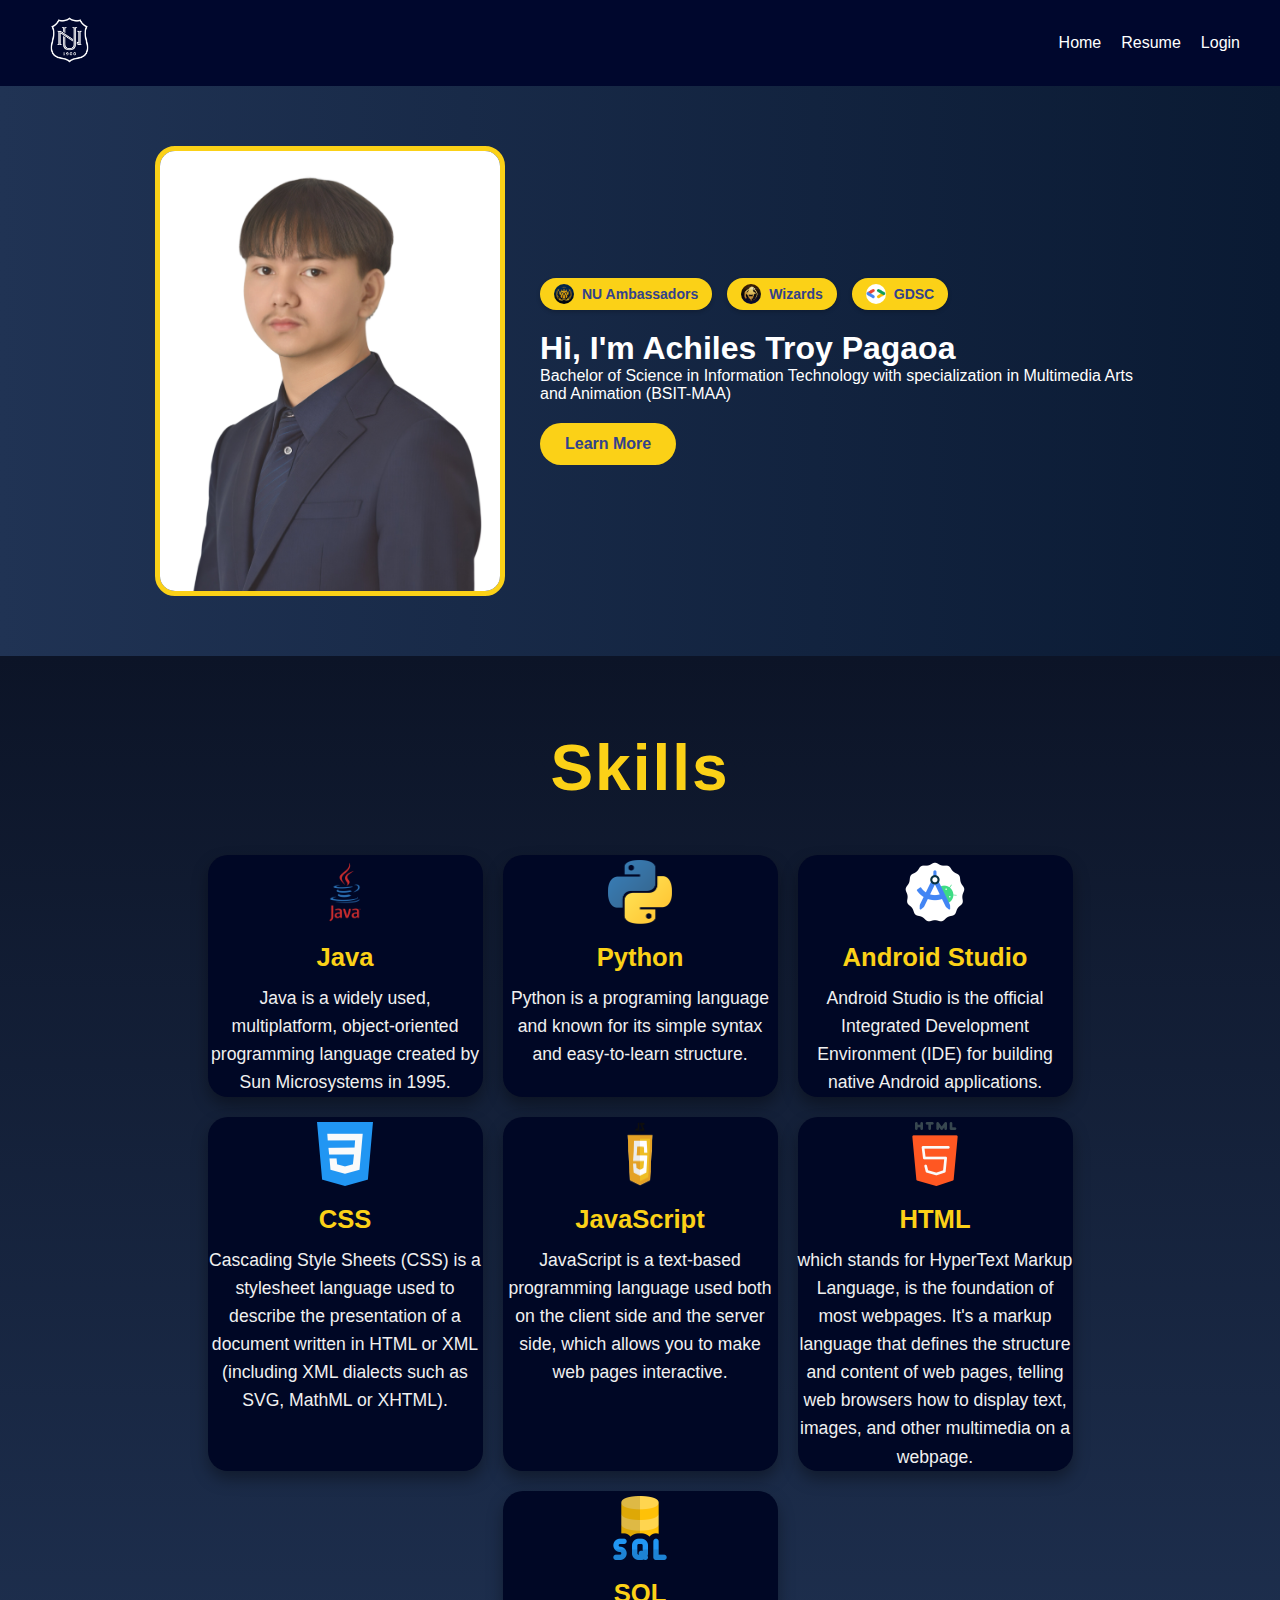
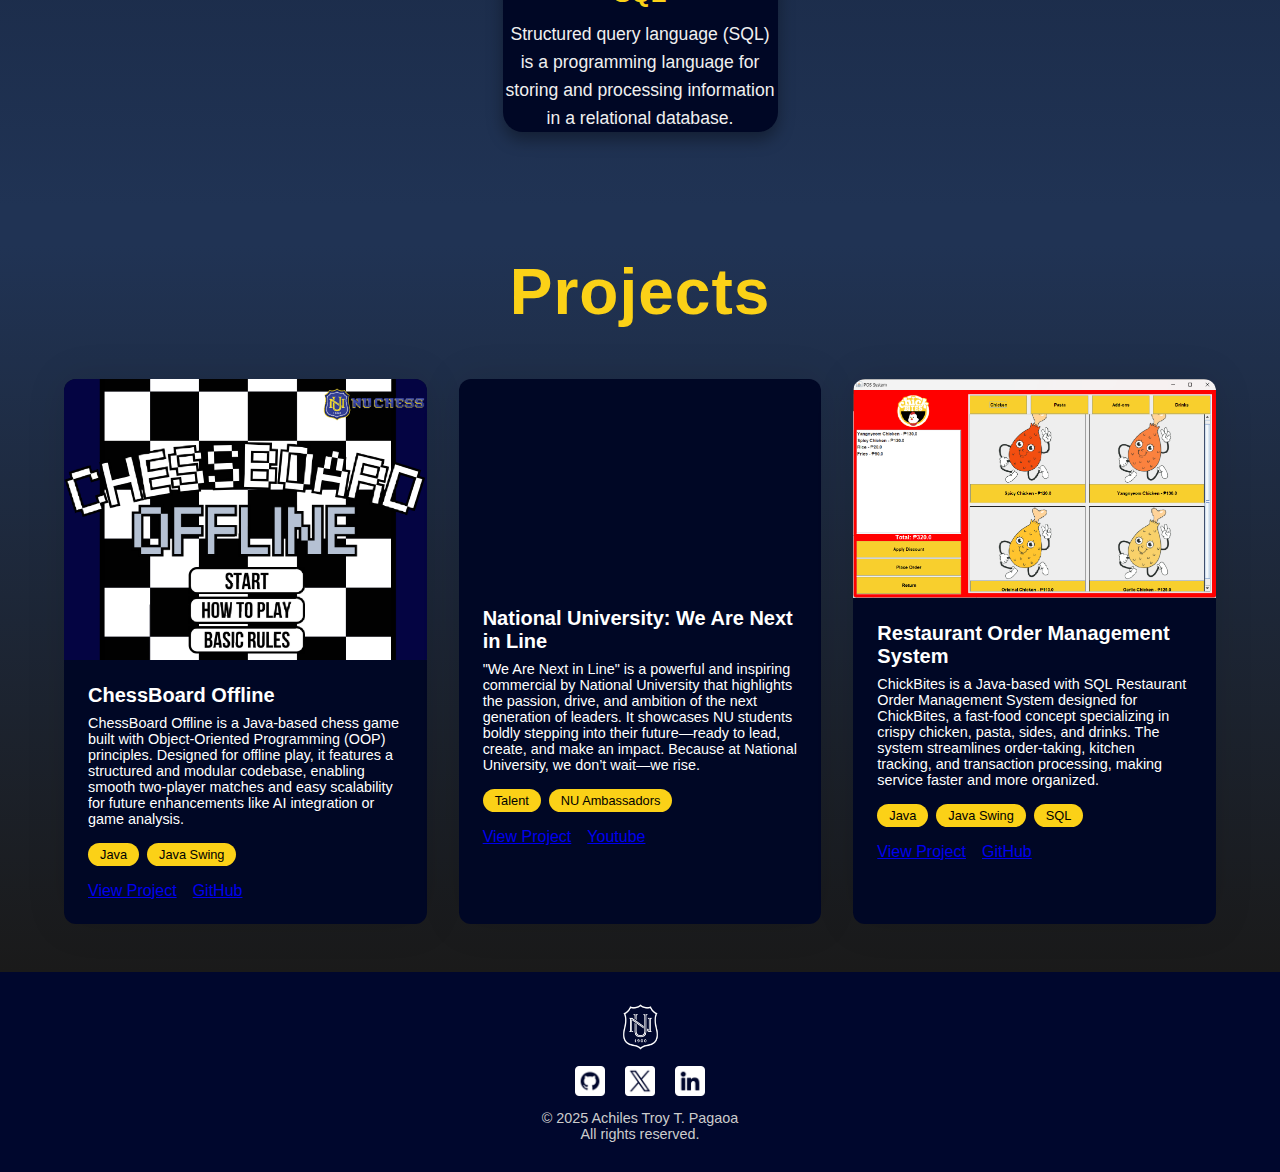
<file: index.html>
<!DOCTYPE html>
<html lang="en">
<head>
  <meta charset="UTF-8" />
  <meta name="viewport" content="width=device-width, initial-scale=1.0" />
  <title>Lab Activity</title>
  <link rel="stylesheet" href="index.css" />
</head>
<body>
  <!-- Navbar -->
  
  
  <div class="navbar">
    <div class="logo">
      <img src="image/nu-bm-white-dark-bg.webp" width="100%" height="50" />
    </div>
    <ul>
      <li><a href="#home">Home</a></li>
      <li><a href="resume.html">Resume</a></li>
      <li class="nav-item"><a class="nav-link" href="login.html">Login</a></li>
    </ul>
  </div>

  <!-- Hero Section -->
  <section id="home" class="hero">
    <div class="hero-img">
      <img src="image/AKipogi.png" alt="Activity Photo" />
    </div>
    <div class="hero-text">
      <div class="badges">
        <span class="badge">
          <img src="image/bilog1.jpg" alt="NU Ambassadors" />
          NU Ambassadors
        </span>
        <span class="badge">
          <img src="image/bilog2.jpg" alt="Wizards" />
          Wizards
        </span>
        <span class="badge">
          <img src="image/bilog3.png" alt="GDSC" />
          GDSC
        </span>
      </div>
      <h1>Hi, I'm Achiles Troy Pagaoa</h1>
      <p>
        Bachelor of Science in Information Technology with specialization in Multimedia Arts and Animation (BSIT-MAA)
      </p>
      <a href="resume.html" class="btn">Learn More</a>
    </div>
  </section>
<!-- Skills Section -->
<section id="skills" class="skills">
  <h2>Skills</h2>
  <div class="skills-container">
    <div class="skill-card">
      <img width="64" height="64" src="image/java-logo-1.png" alt="flutter" />
      <h3>Java</h3>
      <p>Java is a widely used, multiplatform, object-oriented programming language created by Sun Microsystems in 1995.</p>
    </div>
    <div class="skill-card">
      <img width="64" height="64" src="image/pythonimage.png" alt="flutter" />
      <h3>Python</h3>
      <p>Python is a programing language and known for its simple syntax and easy-to-learn structure.</p>
    </div>
    <div class="skill-card">
      <img width="64" height="64" src="image/android-studio-icon.png" alt="flutter" />
      <h3>Android Studio</h3>
      <p>Android Studio is the official Integrated Development Environment (IDE) for building native Android applications. </p>
    </div>
    <div class="skill-card">
      <img width="64" height="64" src="image/css-3.png" alt="flutter" />
      <h3>CSS</h3>
      <p>Cascading Style Sheets (CSS) is a stylesheet language used to describe the presentation of a document written in HTML or XML (including XML dialects such as SVG, MathML or XHTML). </p>
    </div>
<div class="skill-card">
      <img width="64" height="64" src="image/JavaScript-Logo.png" alt="flutter" />
      <h3>JavaScript</h3>
      <p>JavaScript is a text-based programming language used both on the client side and the server side, which allows you to make web pages interactive. </p>
    </div>
    <div class="skill-card">
      <img width="64" height="64" src="image/html-5.png" alt="flutter" />
      <h3>HTML</h3>
      <p>which stands for HyperText Markup Language, is the foundation of most webpages. It's a markup language that defines the structure and content of web pages, telling web browsers how to display text, images, and other multimedia on a webpage. </p>
    </div>
    <div class="skill-card">
      <img width="64" height="64" src="image/sql-server.png" alt="flutter" />
      <h3>SQL</h3>
      <p>Structured query language (SQL) is a programming language for storing and processing information in a relational database.</p>
    </div>


  </div>
</section>
<!-- Project Section -->
<section id="projects" class="projects">
  <h2>Projects</h2>
  <div class="projects-container">

    <div class="project-card">
      <div class="project-image">
        <img src= "image/project1.png" alt="Chess" />
      </div>
      <div class="project-content">
        <h3>ChessBoard Offline</h3>
        <p>ChessBoard Offline is a Java-based chess game built with Object-Oriented Programming (OOP) principles. Designed for offline play, it features a structured and modular codebase, enabling smooth two-player matches and easy scalability for future enhancements like AI integration or game analysis.</p>
        <div class="project-tags">
          <span>Java</span>
          <span>Java Swing</span>
    
        </div>
        <div class="project-links">
          <a href="#" class="https://github.com/">View Project</a>
          <a href="#" class="https://github.com/">GitHub</a>
        </div>
      </div>
    </div>

    <div class="project-card">
      <div class="project-image video-container">
        <!-- Sample Youtube Embed -->
        <iframe src= "https://www.youtube.com/embed/f3Ln7F97bkQ?si=fRAb-tT5aa2vCkHS" title="YouTube video player"
          frameborder="0"
          allow="accelerometer; autoplay; clipboard-write; encrypted-media; gyroscope; picture-in-picture; web-share"
          referrerpolicy="strict-origin-when-cross-origin"
          allowfullscreen>
        </iframe>
      </div>
      <div class="project-content">
        <h3>National University: We Are Next in Line</h3>
        <p>"We Are Next in Line" is a powerful and inspiring commercial by National University that highlights the passion, drive, and ambition of the next generation of leaders. It showcases NU students boldly stepping into their future—ready to lead, create, and make an impact. Because at National University, we don’t wait—we rise.</p>
        <div class="project-tags">
          <span>Talent</span>
          <span>NU Ambassadors</span>
                  </div>
        <div class="project-links">
          <a href="#" class="https://www.youtube.com/watch?v=f3Ln7F97bkQ">View Project</a>
          <a href="#" class="https://www.youtube.com/watch?v=f3Ln7F97bkQ">Youtube</a>
        </div>
      </div>
    </div>

    <div class="project-card">
      <div class="project-image">
        <img src="image/project2.png" alt="ROMS" />
      </div>
      <div class="project-content">
        <h3>Restaurant Order Management System</h3>
        <p>ChickBites is a Java-based with SQL Restaurant Order Management System designed for ChickBites, a fast-food concept specializing in crispy chicken, pasta, sides, and drinks. The system streamlines order-taking, kitchen tracking, and transaction processing, making service faster and more organized.</p>
        <div class="project-tags">
          <span>Java</span>
          <span>Java Swing</span>
          <span>SQL</span>
        </div>
        <div class="project-links">
          <a href="#" class="https://github.com/">View Project</a>
          <a href="#" class="https://github.com/">GitHub</a>
        </div>
      </div>
    </div>

    <!-- Add project-card here -->

  </div>
</section>

<!-- Footer -->
<footer class="footer">
  <div class="footer-container">
    <div class="footer-logo">
      <img src="image/nu-bm-white-dark-bg.webp" alt="Achiles Troy Pagaoa" width="150" />
    </div>
  </div>
  <div class="footer-links">
       <a href="https://www.github.com" target="_blank" class="social-link">
      <img src="image/github.png" alt="GitHub" />
    </a>
 <a href="https://facebook.com" target="_blank" class="social-link">
      <img src="image/twitter.png" alt="Twitter" />
    </a>
    <a href="https://www.Instagram.com" target="_blank" class="social-link">
      <img src="image/linkedin.png" alt="LinkedIn" />
    </a>
  </div>
  <p class="footer-text"> © 2025 Achiles Troy T. Pagaoa  <br> All rights reserved.</p>
</footer>
</file>
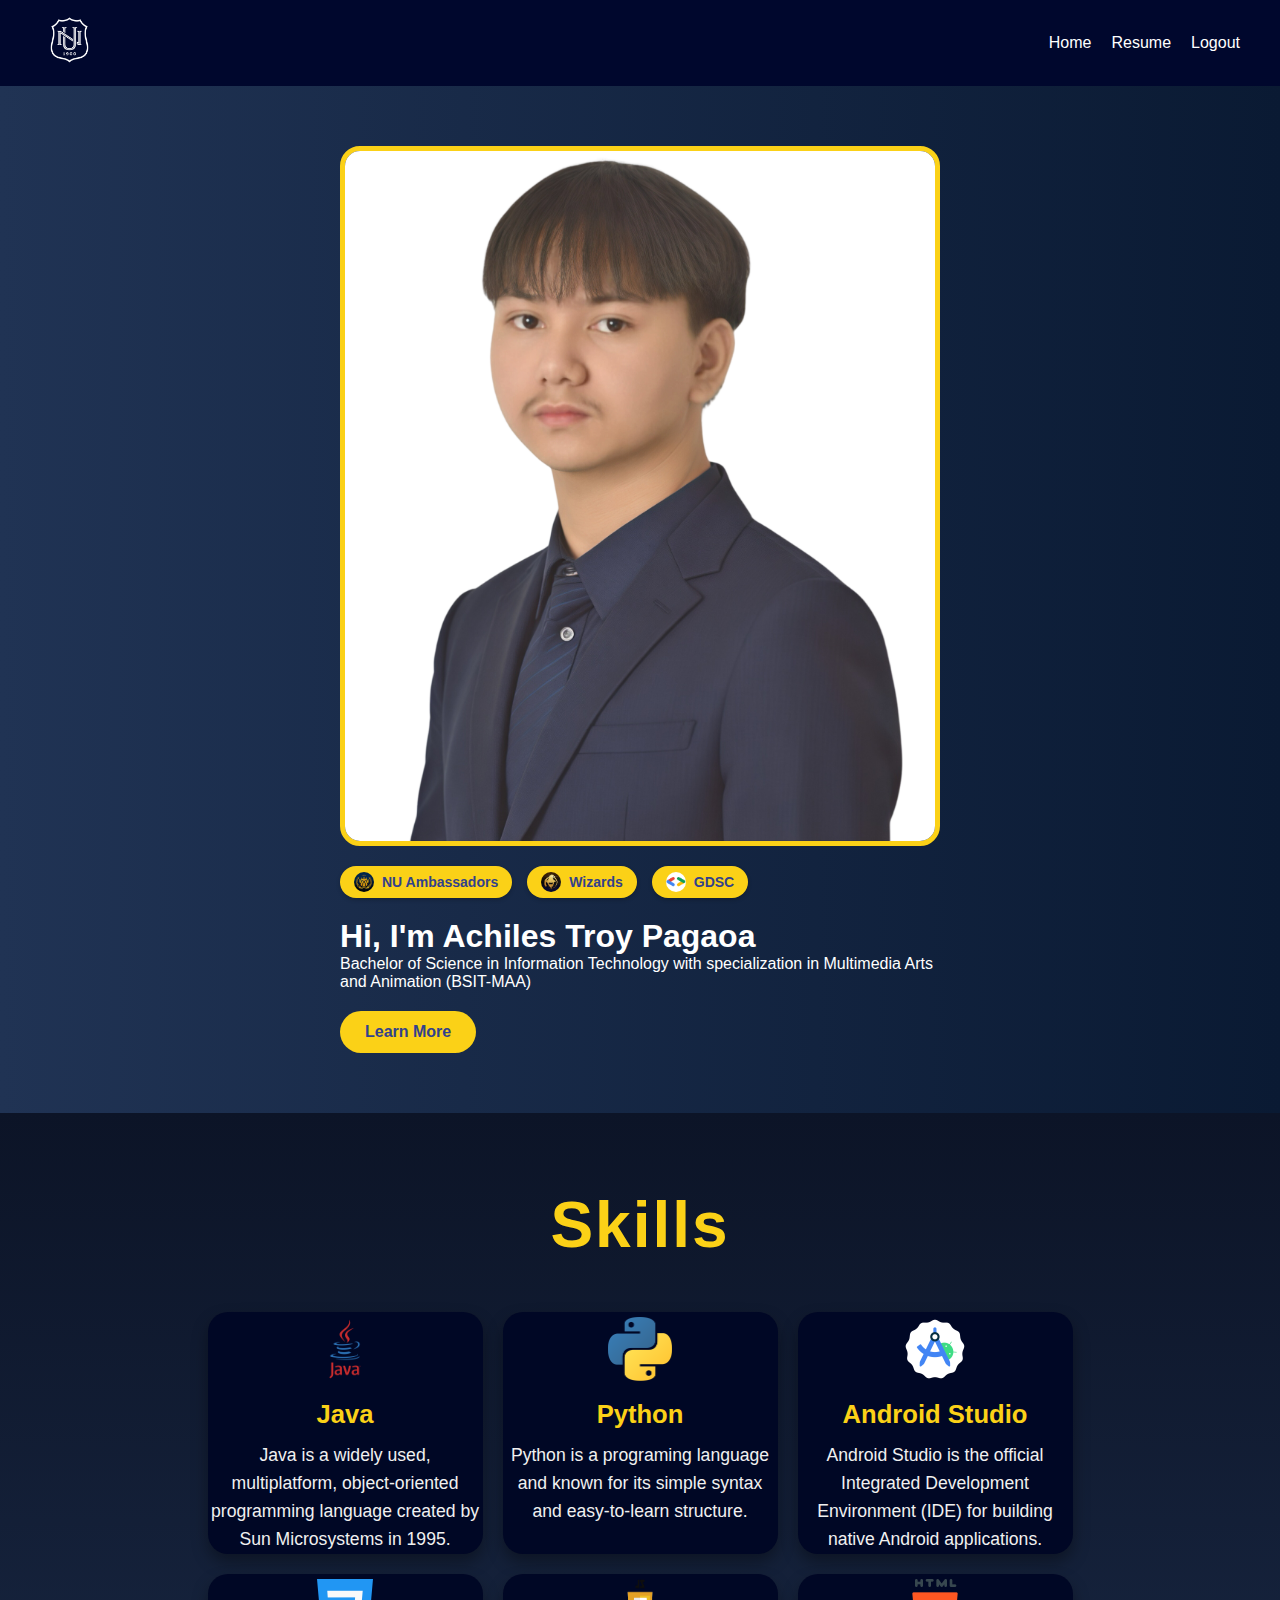
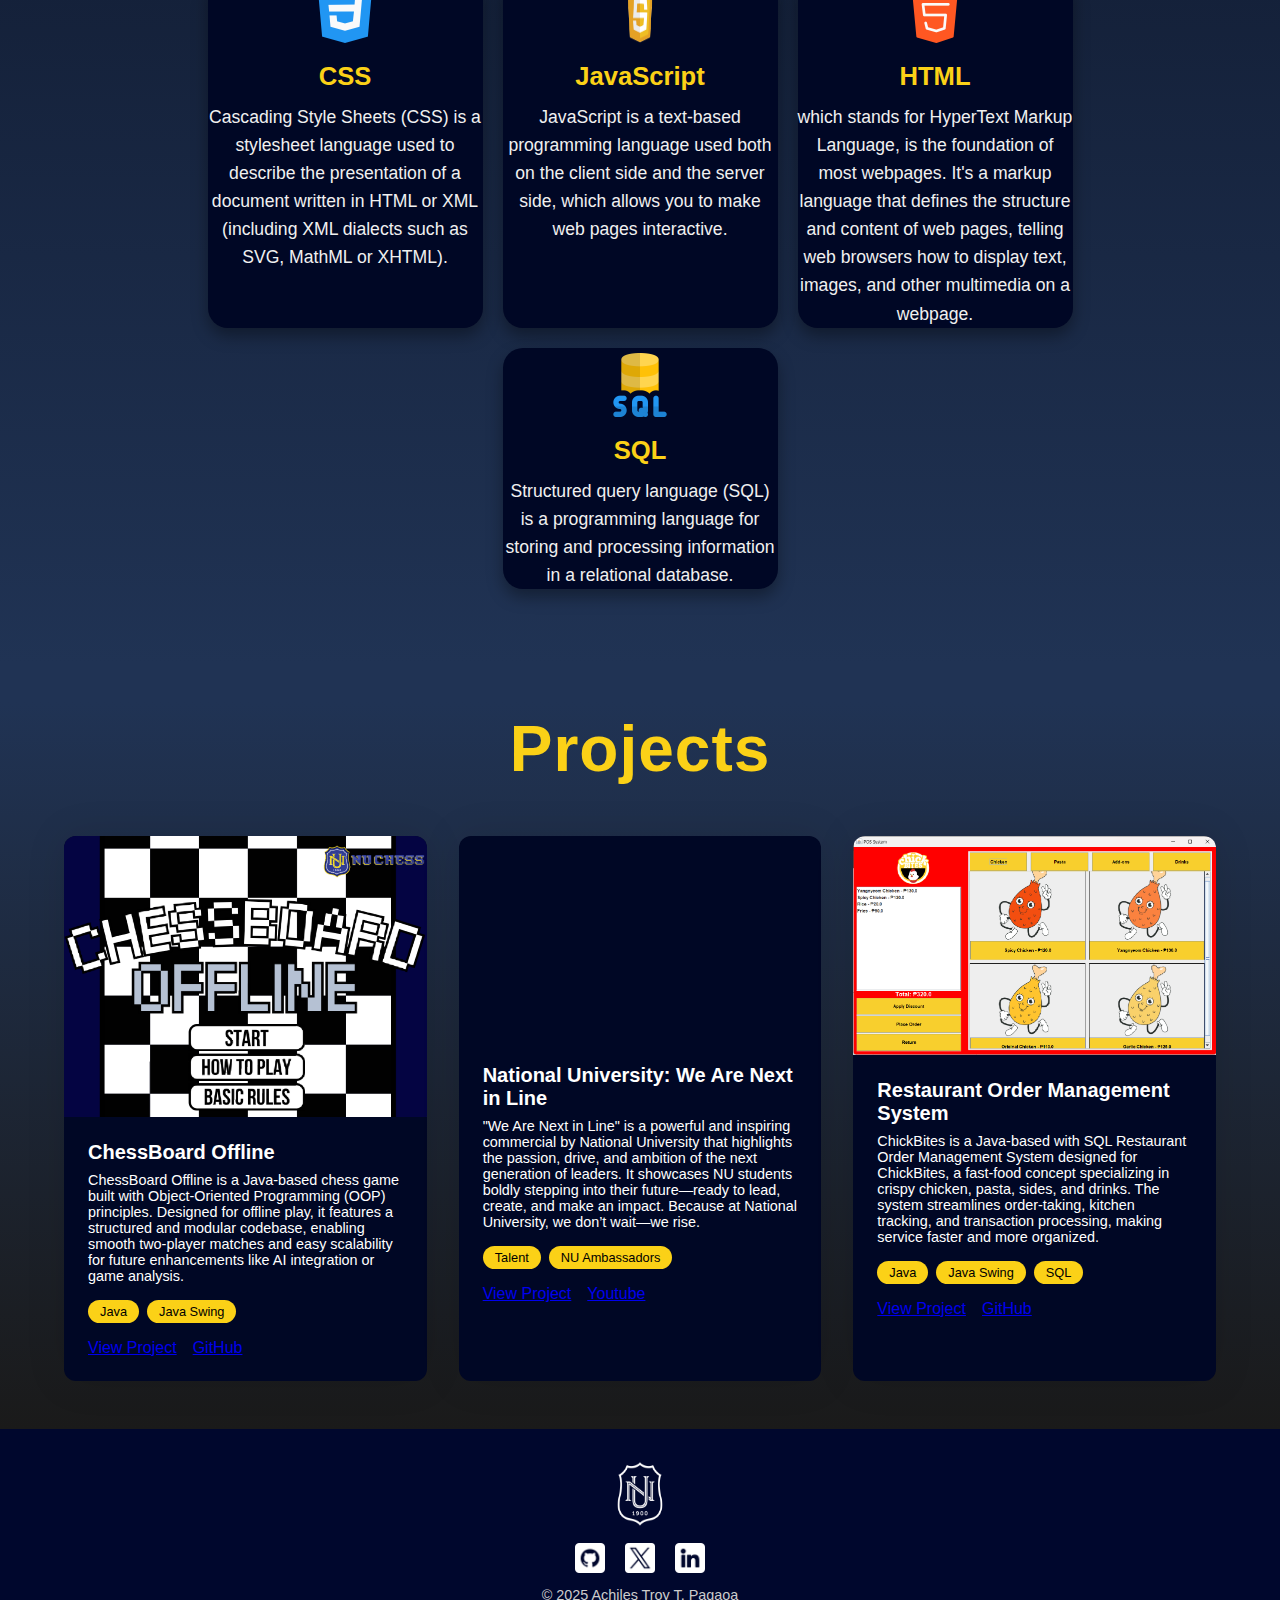
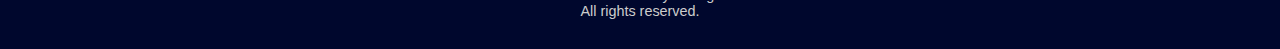
<file: Lab Activity/index.html>
<!DOCTYPE html>
<html lang="en">
<head>
  <meta charset="UTF-8" />
  <meta name="viewport" content="width=device-width, initial-scale=1.0" />
  <title>Lab Activity</title>
  <link rel="stylesheet" href="index.css" />
</head>
<body>
  <!-- Navbar -->
  <div class="navbar">
    <div class="logo">
      <img src="image/nu-bm-white-dark-bg.webp" width="100%" height="50" />
    </div>
    <ul>
      <li><a href="#home">Home</a></li>
      <li><a href="resume.html">Resume</a></li>
      <li class="nav-item"><a class="nav-link" href="login.html">Logout</a></li>
    </ul>
  </div>

  <!-- Hero Section -->
  <section id="home" class="hero">
    <div class="hero-img">
      <img src="image/AKipogi.png" alt="Activity Photo" />
    </div>
    <div class="hero-text">
      <div class="badges">
        <span class="badge">
          <img src="image/bilog1.jpg" alt="NU Ambassadors" />
          NU Ambassadors
        </span>
        <span class="badge">
          <img src="image/bilog2.jpg" alt="Wizards" />
          Wizards
        </span>
        <span class="badge">
          <img src="image/bilog3.png" alt="GDSC" />
          GDSC
        </span>
      </div>
      <h1>Hi, I'm Achiles Troy Pagaoa</h1>
      <p>
        Bachelor of Science in Information Technology with specialization in Multimedia Arts and Animation (BSIT-MAA)
      </p>
      <a href="resume.html" class="btn">Learn More</a>
    </div>
  </section>
<!-- Skills Section -->
<section id="skills" class="skills">
  <h2>Skills</h2>
  <div class="skills-container">
    <div class="skill-card">
      <img width="64" height="64" src="image/java-logo-1.png" alt="flutter" />
      <h3>Java</h3>
      <p>Java is a widely used, multiplatform, object-oriented programming language created by Sun Microsystems in 1995.</p>
    </div>
    <div class="skill-card">
      <img width="64" height="64" src="image/pythonimage.png" alt="flutter" />
      <h3>Python</h3>
      <p>Python is a programing language and known for its simple syntax and easy-to-learn structure.</p>
    </div>
    <div class="skill-card">
      <img width="64" height="64" src="image/android-studio-icon.png" alt="flutter" />
      <h3>Android Studio</h3>
      <p>Android Studio is the official Integrated Development Environment (IDE) for building native Android applications. </p>
    </div>
    <div class="skill-card">
      <img width="64" height="64" src="image/css-3.png" alt="flutter" />
      <h3>CSS</h3>
      <p>Cascading Style Sheets (CSS) is a stylesheet language used to describe the presentation of a document written in HTML or XML (including XML dialects such as SVG, MathML or XHTML). </p>
    </div>
<div class="skill-card">
      <img width="64" height="64" src="image/JavaScript-Logo.png" alt="flutter" />
      <h3>JavaScript</h3>
      <p>JavaScript is a text-based programming language used both on the client side and the server side, which allows you to make web pages interactive. </p>
    </div>
    <div class="skill-card">
      <img width="64" height="64" src="image/html-5.png" alt="flutter" />
      <h3>HTML</h3>
      <p>which stands for HyperText Markup Language, is the foundation of most webpages. It's a markup language that defines the structure and content of web pages, telling web browsers how to display text, images, and other multimedia on a webpage. </p>
    </div>
    <div class="skill-card">
      <img width="64" height="64" src="image/sql-server.png" alt="flutter" />
      <h3>SQL</h3>
      <p>Structured query language (SQL) is a programming language for storing and processing information in a relational database.</p>
    </div>


  </div>
</section>
<!-- Project Section -->
<section id="projects" class="projects">
  <h2>Projects</h2>
  <div class="projects-container">

    <div class="project-card">
      <div class="project-image">
        <img src= "image/project1.png" alt="Chess" />
      </div>
      <div class="project-content">
        <h3>ChessBoard Offline</h3>
        <p>ChessBoard Offline is a Java-based chess game built with Object-Oriented Programming (OOP) principles. Designed for offline play, it features a structured and modular codebase, enabling smooth two-player matches and easy scalability for future enhancements like AI integration or game analysis.</p>
        <div class="project-tags">
          <span>Java</span>
          <span>Java Swing</span>
    
        </div>
        <div class="project-links">
          <a href="#" class="https://github.com/">View Project</a>
          <a href="#" class="https://github.com/">GitHub</a>
        </div>
      </div>
    </div>

    <div class="project-card">
      <div class="project-image video-container">
        <!-- Sample Youtube Embed -->
        <iframe src= "https://www.youtube.com/embed/f3Ln7F97bkQ?si=fRAb-tT5aa2vCkHS" title="YouTube video player"
          frameborder="0"
          allow="accelerometer; autoplay; clipboard-write; encrypted-media; gyroscope; picture-in-picture; web-share"
          referrerpolicy="strict-origin-when-cross-origin"
          allowfullscreen>
        </iframe>
      </div>
      <div class="project-content">
        <h3>National University: We Are Next in Line</h3>
        <p>"We Are Next in Line" is a powerful and inspiring commercial by National University that highlights the passion, drive, and ambition of the next generation of leaders. It showcases NU students boldly stepping into their future—ready to lead, create, and make an impact. Because at National University, we don’t wait—we rise.</p>
        <div class="project-tags">
          <span>Talent</span>
          <span>NU Ambassadors</span>
                  </div>
        <div class="project-links">
          <a href="#" class="https://www.youtube.com/watch?v=f3Ln7F97bkQ">View Project</a>
          <a href="#" class="https://www.youtube.com/watch?v=f3Ln7F97bkQ">Youtube</a>
        </div>
      </div>
    </div>

    <div class="project-card">
      <div class="project-image">
        <img src="image/project2.png" alt="ROMS" />
      </div>
      <div class="project-content">
        <h3>Restaurant Order Management System</h3>
        <p>ChickBites is a Java-based with SQL Restaurant Order Management System designed for ChickBites, a fast-food concept specializing in crispy chicken, pasta, sides, and drinks. The system streamlines order-taking, kitchen tracking, and transaction processing, making service faster and more organized.</p>
        <div class="project-tags">
          <span>Java</span>
          <span>Java Swing</span>
          <span>SQL</span>
        </div>
        <div class="project-links">
          <a href="#" class="https://github.com/">View Project</a>
          <a href="#" class="https://github.com/">GitHub</a>
        </div>
      </div>
    </div>

    <!-- Add project-card here -->

  </div>
</section>

<!-- Footer -->
<footer class="footer">
  <div class="footer-container">
    <div class="footer-logo">
      <img src="image/nu-bm-white-dark-bg.webp" alt="Achiles Troy Pagaoa" width="150" />
    </div>
  </div>
  <div class="footer-links">
       <a href="https://www.github.com" target="_blank" class="social-link">
      <img src="image/github.png" alt="GitHub" />
    </a>
 <a href="https://facebook.com" target="_blank" class="social-link">
      <img src="image/twitter.png" alt="Twitter" />
    </a>
    <a href="https://www.Instagram.com" target="_blank" class="social-link">
      <img src="image/linkedin.png" alt="LinkedIn" />
    </a>
  </div>
  <p class="footer-text"> © 2025 Achiles Troy T. Pagaoa  <br> All rights reserved.</p>
</footer>
</file>
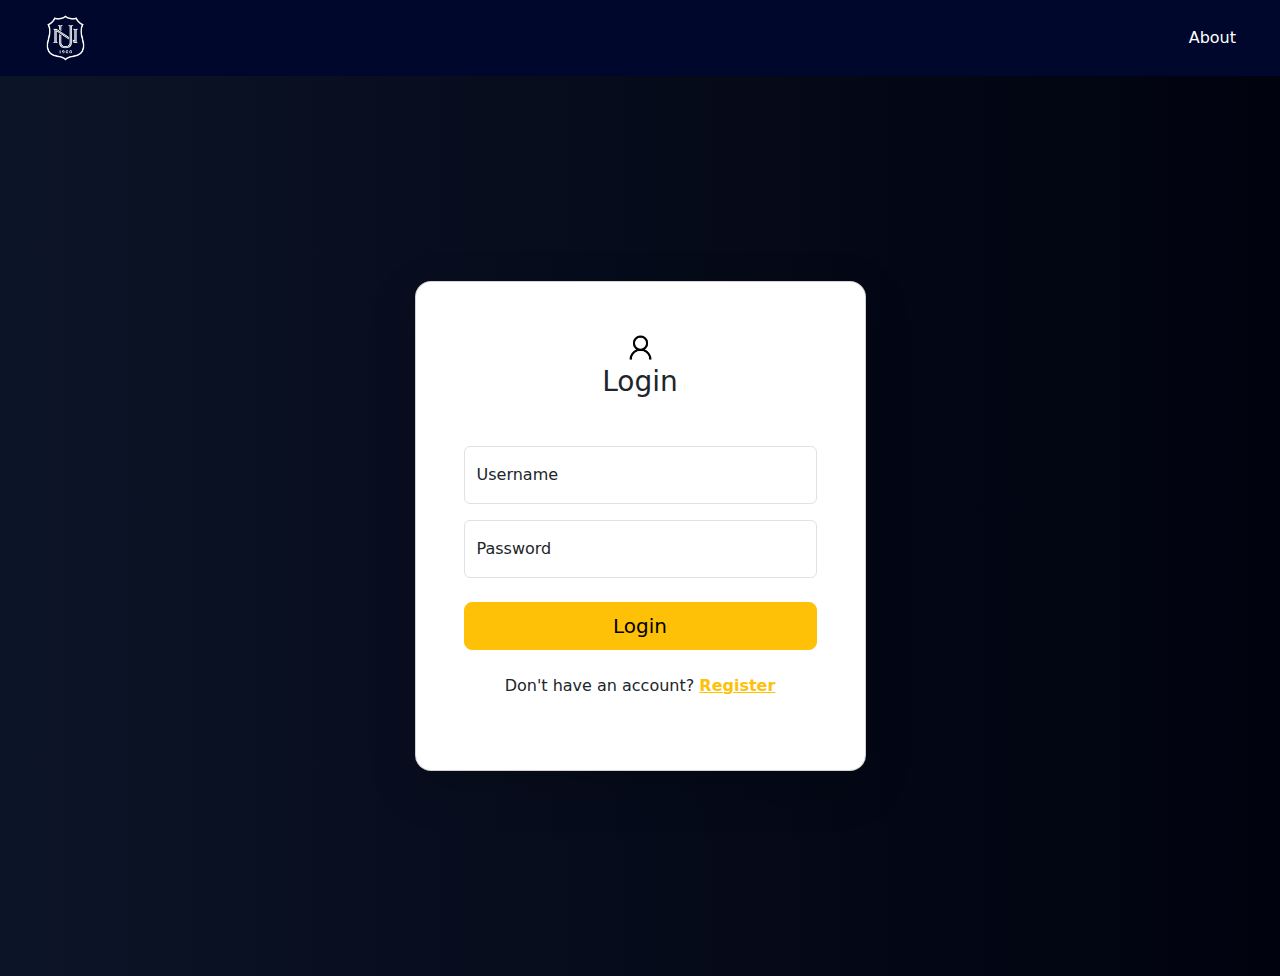
<file: login.html>
<!DOCTYPE html>
<html lang="en">
<head>
  <meta charset="UTF-8">
  <meta name="viewport" content="width=device-width, initial-scale=1.0">
  <title>Login</title>
  <!-- Bootstrap CSS -->
  <link href="https://cdn.jsdelivr.net/npm/bootstrap@5.3.0/dist/css/bootstrap.min.css" rel="stylesheet"/>
  <style>
    .gradient-custom {
      background: linear-gradient(to right, #0c1427, #00020e);
    }
    .navbar-custom {
      background-color: #00072D;
    }
    .navbar-brand, .nav-link {
      color: #fff !important;
    }
    .nav-link:hover {
      color: #fff !important;
    }
   
  </style>
</head>
<body class="gradient-custom text-light">


<nav class="navbar navbar-expand-lg navbar-custom px-4">
    <div class="container-fluid">
     
      <a class="navbar-brand" href="#">
        <img src="image/nu-bm-white-dark-bg.webp" height="50" alt="Logo" />
      </a>
  
     
      <button class="navbar-toggler bg-warning" type="button" data-bs-toggle="collapse" data-bs-target="#navbarNav">
        <span class="navbar-toggler-icon"></span>
      </button>
  
      
      <div class="collapse navbar-collapse justify-content-end" id="navbarNav">
        <ul class="navbar-nav">
          <li class="nav-item"><a class="nav-link" href="#">About</a></li>
        </ul>
      </div>
    </div>
  </nav>
  
  </style>
</head>
<body class="gradient-custom">
  <section class="vh-100">
    <div class="container py-5 h-100">
      <div class="row d-flex justify-content-center align-items-center h-100">
        <div class="col-12 col-md-8 col-lg-6 col-xl-5">
          <div class="card shadow-lg" style="border-radius: 1rem;">
            <div class="card-body p-5 text-center">
                <div class="logo mb-4">
                    <img src="image/Sample_User_Icon.png" width="35" height="35" alt="Logo"/>
              <h3 class="mb-5">Login</h3>
              <form id="loginForm">
                <div class="form-floating mb-3">
                  <input type="text" class="form-control" id="username" placeholder="Username" required>
                  <label for="username">Username</label>
                </div>
                <div class="form-floating mb-4">
                  <input type="password" class="form-control" id="password" placeholder="Password" required>
                  <label for="password">Password</label>
                </div>
                <button class="btn btn-warning btn-lg w-100 mb-4" type="submit">Login</button>
                <p class="mb-0">Don't have an account?
                  <a href="registration.html" class="text-warning fw-bold">Register</a>
                </p>
              </form>
            </div>
          </div>
        </div>
      </div>
    </div>
  </section>

  <!-- Bootstrap JS -->
  <script src="https://cdn.jsdelivr.net/npm/bootstrap@5.3.0/dist/js/bootstrap.bundle.min.js"></script>
  <script>
    document.getElementById('loginForm').addEventListener('submit', function(e) {
      e.preventDefault();

      const username = document.getElementById('username').value;
      const password = document.getElementById('password').value;

      // Retrieve stored credentials from localStorage
      const storedUsername = localStorage.getItem('username');
      const storedPassword = localStorage.getItem('password');

      // Check if entered credentials match the stored ones
      if (username === storedUsername && password === storedPassword) {
        alert('Login successful!');
        window.location.href = 'welcome.html?username=' + username; // Redirect to welcome page
      } else {
        alert('Invalid credentials. Try again.');
      }
    });
    
  </script>
</body>


</html>
</file>
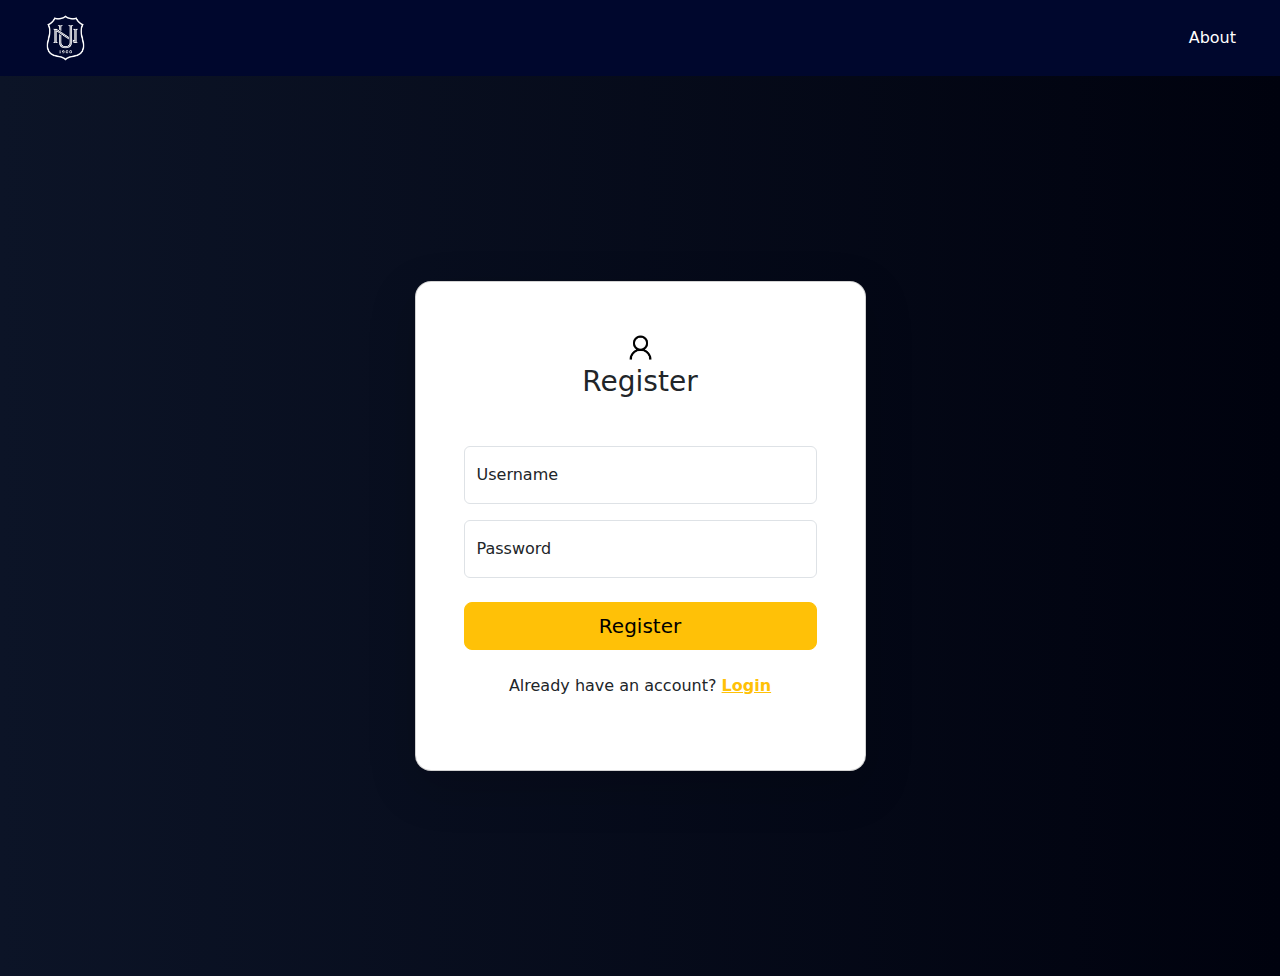
<file: registration.html>
<!DOCTYPE html>
<html lang="en">
<head>
  <meta charset="UTF-8">
  <meta name="viewport" content="width=device-width, initial-scale=1.0">
  <title>Registeration</title>
 <!-- Bootstrap CSS -->
 <link href="https://cdn.jsdelivr.net/npm/bootstrap@5.3.0/dist/css/bootstrap.min.css" rel="stylesheet"/>
 <style>
   .gradient-custom {
     background: linear-gradient(to right, #0c1427, #00020e);
   }
   .navbar-custom {
     background-color: #00072D;
   }
   .navbar-brand, .nav-link {
     color: #fff !important;
   }
   .nav-link:hover {
     color: #fff !important;
   }
   
   
 </style>
</head>
<body class="gradient-custom text-light">


<nav class="navbar navbar-expand-lg navbar-custom px-4">
   <div class="container-fluid">
    
     <a class="navbar-brand" href="#">
       <img src="image/nu-bm-white-dark-bg.webp" height="50" alt="Logo" />
     </a>
 
    
     <button class="navbar-toggler bg-warning" type="button" data-bs-toggle="collapse" data-bs-target="#navbarNav">
       <span class="navbar-toggler-icon"></span>
     </button>
 
     
     <div class="collapse navbar-collapse justify-content-end" id="navbarNav">
       <ul class="navbar-nav">
         <li class="nav-item"><a class="nav-link" href="#">About</a></li>
       </ul>
     </div>
   </div>
   </nav>
  </style>
</head>
<body class="gradient-custom">
  <section class="vh-100">
    <div class="container py-5 h-100">
      <div class="row d-flex justify-content-center align-items-center h-100">
        <div class="col-12 col-md-8 col-lg-6 col-xl-5">
          <div class="card shadow-lg" style="border-radius: 1rem;">
            <div class="card-body p-5 text-center">
                <div class="logo mb-4">
                    <img src="image/Sample_User_Icon.png" width="35" height="35" alt="Logo"/>
              <h3 class="mb-5">Register</h3>
              <form id="registerForm">
                <div class="form-floating mb-3">
                  <input type="text" class="form-control" id="username" placeholder="Username" required>
                  <label for="username">Username</label>
                </div>
                <div class="form-floating mb-4">
                  <input type="password" class="form-control" id="password" placeholder="Password" required>
                  <label for="password">Password</label>
                </div>
                <button class="btn btn-warning btn-lg w-100 mb-4" type="submit">Register</button>
                <p class="mb-0">Already have an account?
                  <a href="login.html" class="text-warning fw-bold">Login</a>
                </p>
              </form>
            </div>
          </div>
        </div>
      </div>
    </div>
  </section>

  <!-- Bootstrap JS -->
  <script src="https://cdn.jsdelivr.net/npm/bootstrap@5.3.0/dist/js/bootstrap.bundle.min.js"></script>
  <script>
    document.getElementById('registerForm').addEventListener('submit', function(e) {
      e.preventDefault();

      const username = document.getElementById('username').value;
      const password = document.getElementById('password').value;

      // Save credentials to localStorage
      localStorage.setItem('username', username);
      localStorage.setItem('password', password);

      alert('Registration successful! You can now log in.');
      window.location.href = 'login.html'; // Redirect to login page
    });
  </script>
</body>
</html>
</file>
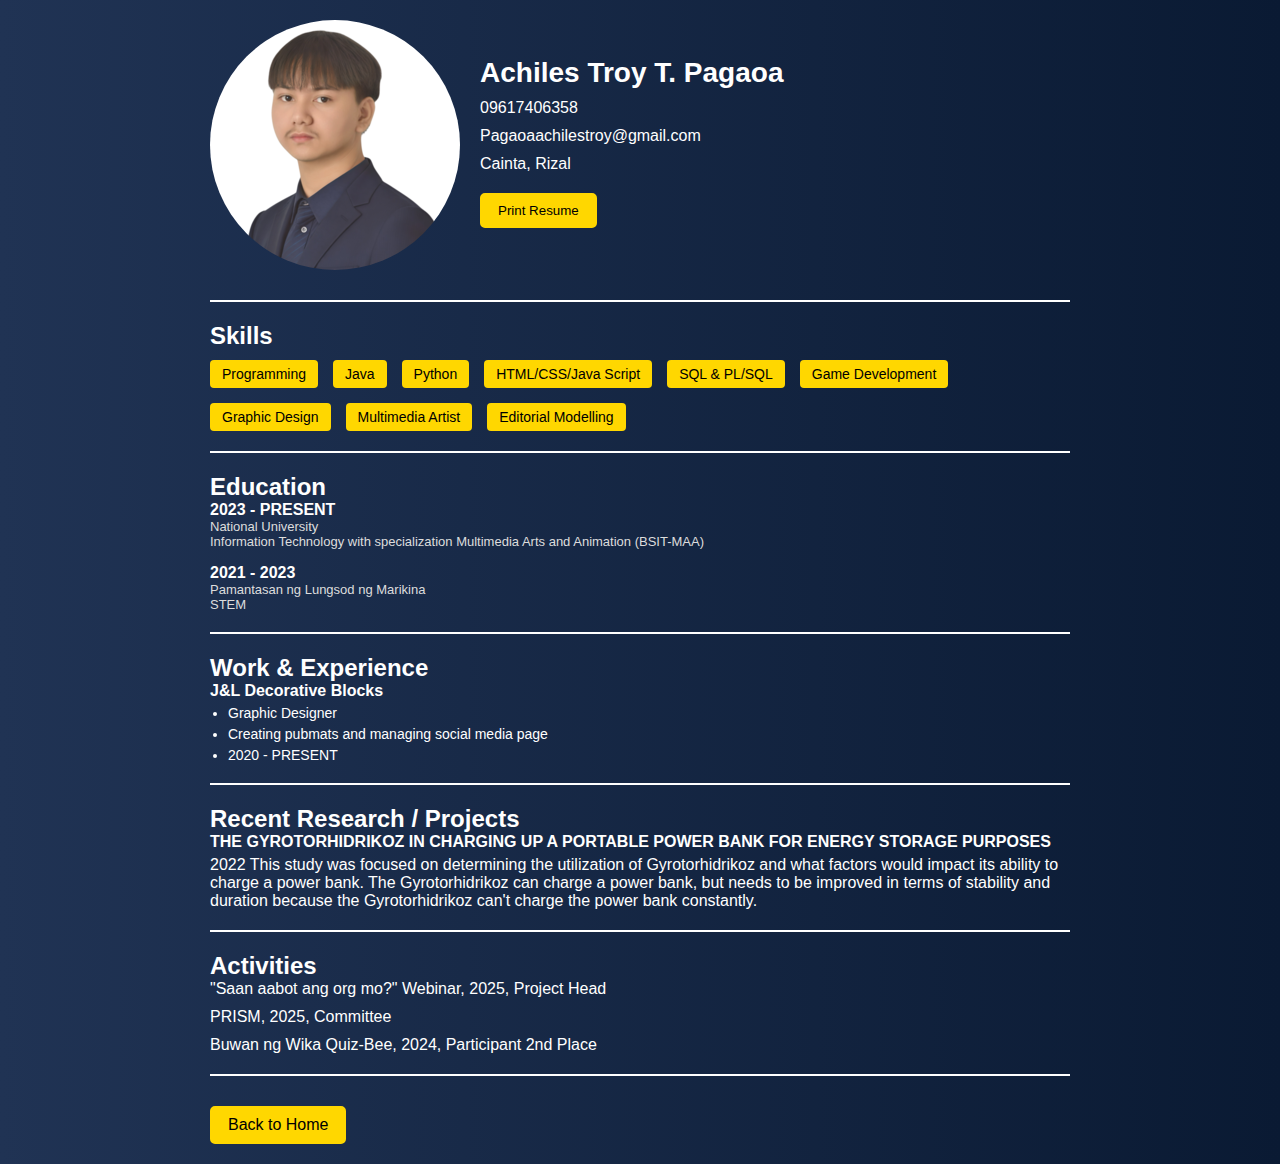
<file: resume.html>
<!DOCTYPE html>
<html lang="en">
<head>
    <meta charset="UTF-8" />
    <meta name="viewport" content="width=device-width, initial-scale=1.0" />
    <title>Resume - Achiles Troy Pagaoa</title>
    <!-- Link to external CSS file -->
    <link rel="stylesheet" href="resume.css">
    <link rel="stylesheet" href="resume-print.css" media="print" />
</head>
<body>

<!-- Header -->
<div class="header">
    <img src="image/AKipogi (1).png" alt="Profile Photo" />
    <div class="header-info">
        <h1>Achiles Troy T. Pagaoa</h1>
        <p>09617406358</p>
        <p>Pagaoaachilestroy@gmail.com</p>
        <p>Cainta, Rizal</p>
        <p><button class="btn-print" onclick="window.print()">Print Resume</button></p>

    </div>
</div>

<!-- White line after header -->
<div class="divider"></div>

<!-- Skills -->
<div class="section">
    <h2>Skills</h2>
    <div class="skills-grid">
        <div> Programming </div>
        <div> Java </div>
        <div> Python </div>
        <div> HTML/CSS/Java Script </div>
        <div> SQL & PL/SQL </div>
        <div> Game Development </div>
        <div> Graphic Design </div>
        <div> Multimedia Artist </div>
        <div> Editorial Modelling </div>
    </div>
</div>
<div class="divider"></div>

<!-- Education -->
<div class="section education">
    <h2>Education</h2>
    <div class="edu-entry">
        <strong>2023 - PRESENT</strong><br />
        <span>National University</span>
        <span>Information Technology with specialization Multimedia Arts and Animation (BSIT-MAA)</span>
    </div>
    <div class="edu-entry">
        <strong>2021 - 2023</strong><br />
        <span>Pamantasan ng Lungsod ng Marikina</span>
        <span>STEM</span>
    </div>
</div>

<div class="divider"></div>

<!-- Work & Experience -->
<div class="section experience">
    <h2>Work & Experience</h2>
    <div class="exp-entry">
        <strong>J&L Decorative Blocks</strong>
        <ul>
            <li>Graphic Designer</li>
            <li>Creating pubmats and managing social media page</li>
            <li>2020 - PRESENT</li>
        </ul>
    </div>
</div>
<div class="divider"></div>

<!-- Research/Project -->
<div class="section research">
    <h2>Recent Research / Projects</h2>
    <div class="research-title">THE GYROTORHIDRIKOZ IN CHARGING UP A PORTABLE POWER BANK FOR ENERGY STORAGE PURPOSES</div>
    <span>2022</span>
    <span>This study was focused on determining the utilization of Gyrotorhidrikoz and what factors would impact its ability to charge a power bank. The Gyrotorhidrikoz can charge a power bank, but needs to be improved in terms of stability and duration because the Gyrotorhidrikoz can't charge the power bank constantly.</span>
</div>

<div class="divider"></div>

<!-- Activities -->
<div class="section activities">
    <h2>Activities</h2>
    <div class="activity-entry">"Saan aabot ang org mo?" Webinar, 2025, Project Head</div>
    <div class="activity-entry">PRISM, 2025, Committee</div>
    <div class="activity-entry">Buwan ng Wika Quiz-Bee, 2024, Participant 2nd Place</div>
</div>
<div class="divider"></div>

<a href="index.html" class="btn-back">Back to Home</a>

      

</body>
</html>
</file>
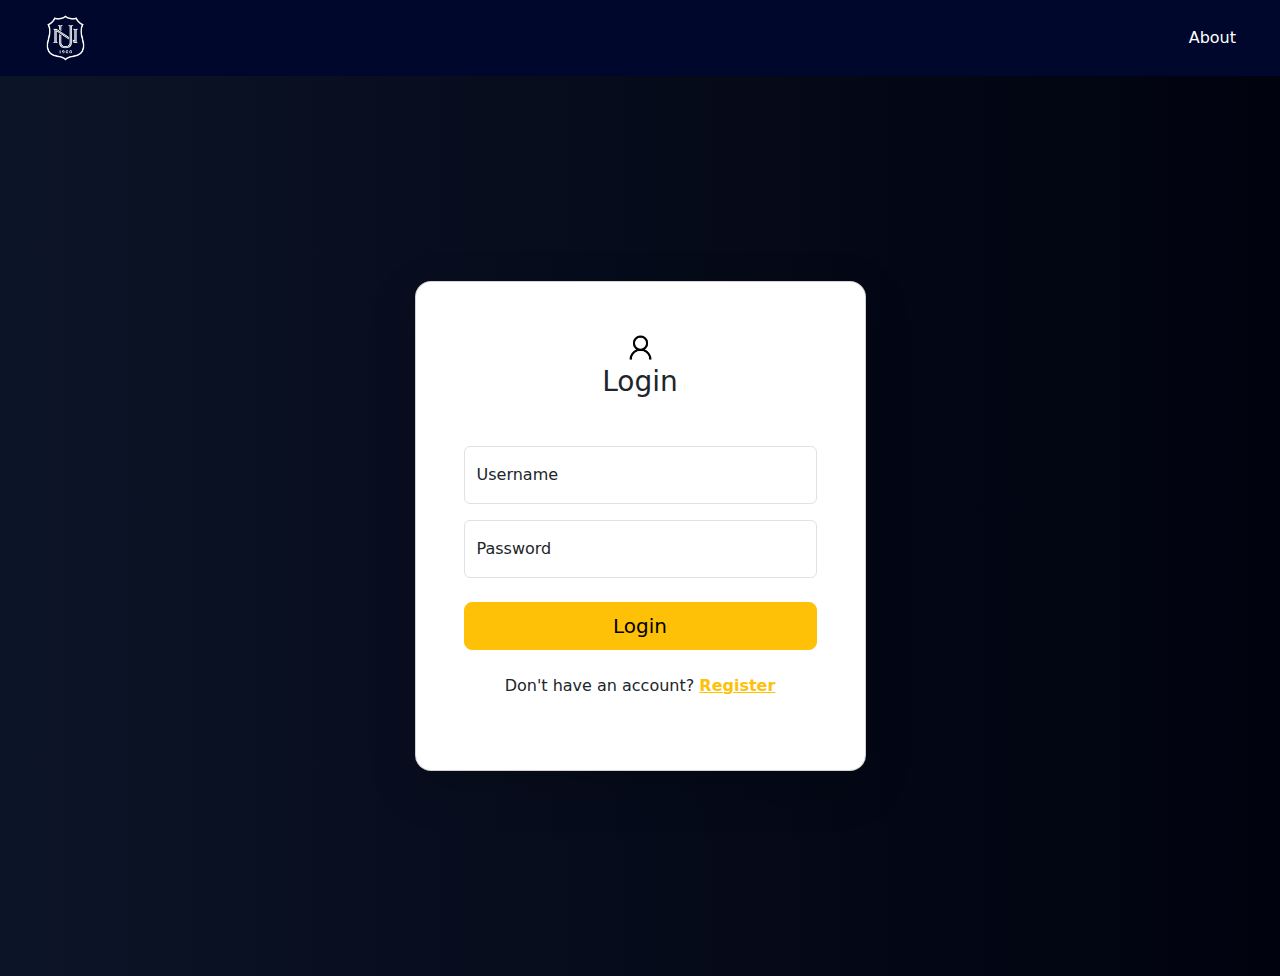
<file: welcome.html>
<!DOCTYPE html>
<html lang="en">
<head>
  <meta charset="UTF-8" />
  <meta name="viewport" content="width=device-width, initial-scale=1.0"/>
  <title>Welcome</title>
  <!-- Bootstrap CSS -->
  <link href="https://cdn.jsdelivr.net/npm/bootstrap@5.3.0/dist/css/bootstrap.min.css" rel="stylesheet"/>
  <style>
    .gradient-custom {
      background: linear-gradient(to right, #0c1427, #00020e);
    }
    .navbar-custom {
      background-color: #00072D;
    }
    .navbar-brand, .nav-link {
      color: #fff !important;
    }
    .nav-link:hover {
      color: #fff !important;
    }
    
  </style>
</head>
<body class="gradient-custom text-light">


<nav class="navbar navbar-expand-lg navbar-custom px-4">
    <div class="container-fluid">
     
      <a class="navbar-brand" href="#">
        <img src="image/nu-bm-white-dark-bg.webp" height="50" alt="Logo" />
      </a>
  
     
      <button class="navbar-toggler bg-warning" type="button" data-bs-toggle="collapse" data-bs-target="#navbarNav">
        <span class="navbar-toggler-icon"></span>
      </button>
  
      
      <div class="collapse navbar-collapse justify-content-end" id="navbarNav">
        <ul class="navbar-nav">
          <li class="nav-item"><a class="nav-link" href="index.html">Home</a></li>
          <li class="nav-item"><a class="nav-link" href="login.html">Logout</a></li>
        </ul>
      </div>
    </div>
  </nav>
  
  <section class="vh-100">
    <div class="container py-5 h-100">
      <div class="row d-flex justify-content-center align-items-center h-100">
        <div class="col-12 col-md-8 col-lg-6 col-xl-5">
            <div class="text-center mb-4">
                <img src="image/giphy.gif" alt="Welcome GIF" width="150" height="150">
          <div class="card shadow-lg text-center" style="border-radius: 1rem;">
            <div class="card-body p-5">
                <h2 class="mb-4" id="greetingText"></h2>
              <p class="mb-4 text-warning" id="userEmail"></p>
              <a href="index.html" class="btn btn-warning btn-lg w-100">Get Started</a>
            </div>
          </div>
        </div>
      </div>
    </div>
  </section>

  <!-- Bootstrap JS -->
  <script src="https://cdn.jsdelivr.net/npm/bootstrap@5.3.0/dist/js/bootstrap.bundle.min.js"></script>
  <script>
    const urlParams = new URLSearchParams(window.location.search);
const username = urlParams.get('username');

if (username) {
  document.getElementById('userEmail').textContent = `Welcome, ${username}!`;

  const hour = new Date().getHours();
  let greeting = "";

  if (hour < 12) {
    greeting = "Good Morning!";
  } else if (hour < 18) {
    greeting = "Good Afternoon!";
  } else {
    greeting = "Good Evening!";
  }

  document.getElementById('greetingText').textContent = greeting;

} else {
  window.location.href = 'login.html'; // Redirect if no username in URL
}

  </script>
</body>
</html>
</file>
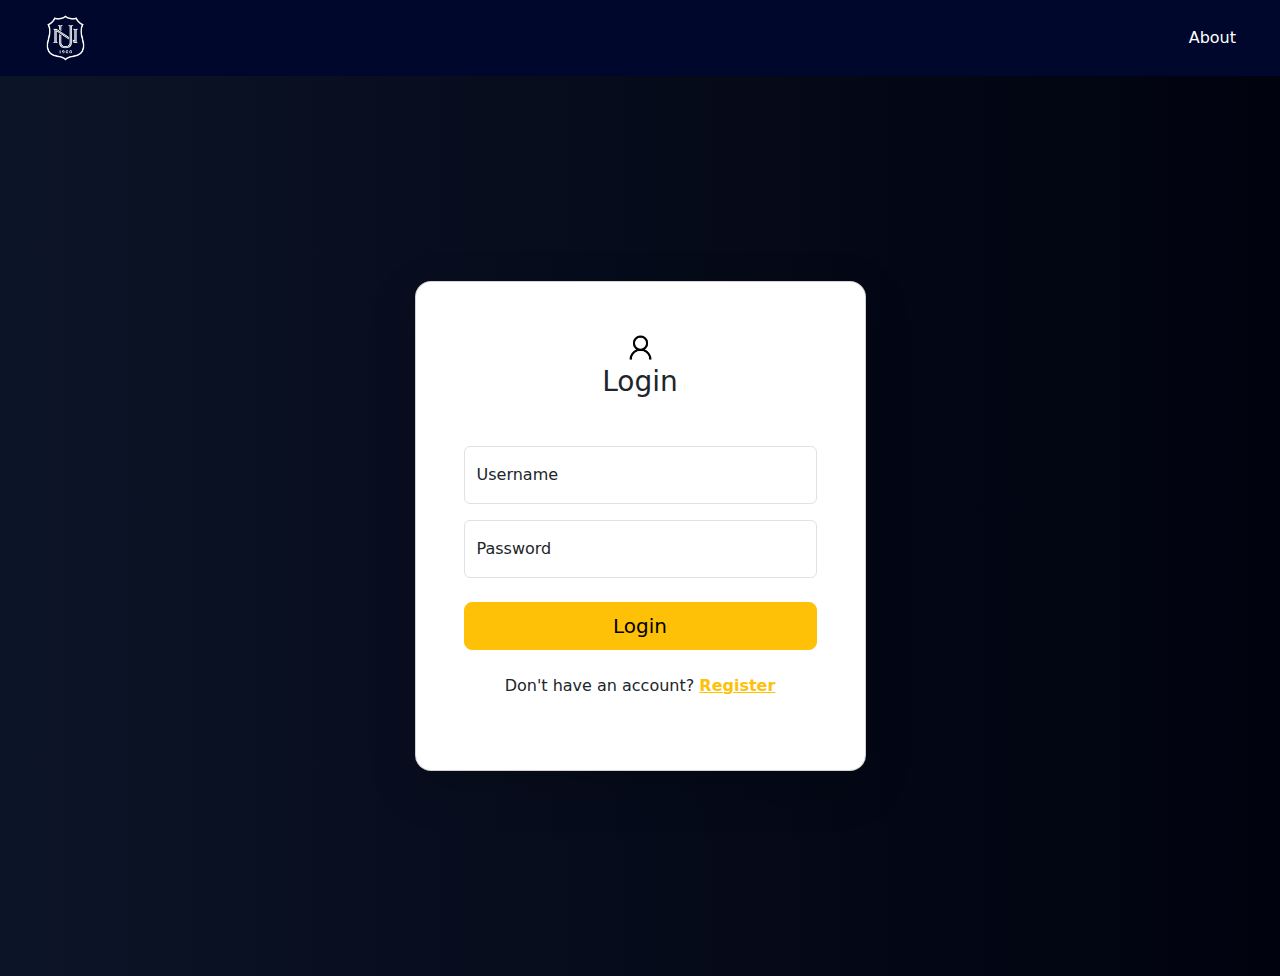
<file: Lab Activity/login.html>
<!DOCTYPE html>
<html lang="en">
<head>
  <meta charset="UTF-8">
  <meta name="viewport" content="width=device-width, initial-scale=1.0">
  <title>Login</title>
  <!-- Bootstrap CSS -->
  <link href="https://cdn.jsdelivr.net/npm/bootstrap@5.3.0/dist/css/bootstrap.min.css" rel="stylesheet"/>
  <style>
    .gradient-custom {
      background: linear-gradient(to right, #0c1427, #00020e);
    }
    .navbar-custom {
      background-color: #00072D;
    }
    .navbar-brand, .nav-link {
      color: #fff !important;
    }
    .nav-link:hover {
      color: #fff !important;
    }
   
  </style>
</head>
<body class="gradient-custom text-light">


<nav class="navbar navbar-expand-lg navbar-custom px-4">
    <div class="container-fluid">
     
      <a class="navbar-brand" href="#">
        <img src="image/nu-bm-white-dark-bg.webp" height="50" alt="Logo" />
      </a>
  
     
      <button class="navbar-toggler bg-warning" type="button" data-bs-toggle="collapse" data-bs-target="#navbarNav">
        <span class="navbar-toggler-icon"></span>
      </button>
  
      
      <div class="collapse navbar-collapse justify-content-end" id="navbarNav">
        <ul class="navbar-nav">
          <li class="nav-item"><a class="nav-link" href="#">About</a></li>
        </ul>
      </div>
    </div>
  </nav>
  
  </style>
</head>
<body class="gradient-custom">
  <section class="vh-100">
    <div class="container py-5 h-100">
      <div class="row d-flex justify-content-center align-items-center h-100">
        <div class="col-12 col-md-8 col-lg-6 col-xl-5">
          <div class="card shadow-lg" style="border-radius: 1rem;">
            <div class="card-body p-5 text-center">
                <div class="logo mb-4">
                    <img src="image/Sample_User_Icon.png" width="35" height="35" alt="Logo"/>
              <h3 class="mb-5">Login</h3>
              <form id="loginForm">
                <div class="form-floating mb-3">
                  <input type="text" class="form-control" id="username" placeholder="Username" required>
                  <label for="username">Username</label>
                </div>
                <div class="form-floating mb-4">
                  <input type="password" class="form-control" id="password" placeholder="Password" required>
                  <label for="password">Password</label>
                </div>
                <button class="btn btn-warning btn-lg w-100 mb-4" type="submit">Login</button>
                <p class="mb-0">Don't have an account?
                  <a href="registration.html" class="text-warning fw-bold">Register</a>
                </p>
              </form>
            </div>
          </div>
        </div>
      </div>
    </div>
  </section>

  <!-- Bootstrap JS -->
  <script src="https://cdn.jsdelivr.net/npm/bootstrap@5.3.0/dist/js/bootstrap.bundle.min.js"></script>
  <script>
    document.getElementById('loginForm').addEventListener('submit', function(e) {
      e.preventDefault();

      const username = document.getElementById('username').value;
      const password = document.getElementById('password').value;

      // Retrieve stored credentials from localStorage
      const storedUsername = localStorage.getItem('username');
      const storedPassword = localStorage.getItem('password');

      // Check if entered credentials match the stored ones
      if (username === storedUsername && password === storedPassword) {
        alert('Login successful!');
        window.location.href = 'welcome.html?username=' + username; // Redirect to welcome page
      } else {
        alert('Invalid credentials. Try again.');
      }
    });
  </script>
</body>
</html>
</file>
<file: index.css>
* {
  margin: 0;
  padding: 0;
  box-sizing: border-box;
}
body {
  font-family: Arial, sans-serif;
  background: linear-gradient(to right, #203354, #0A1A33);
  color: white;
  min-height: 100vh;
  display: flex;
  flex-direction: column;
} 
 
.navbar {
  background: #00072D;
  display: flex;
  justify-content: space-between;
  align-items: center;
  padding: 15px 40px;
}
.navbar .logo {
  font-size: 1.4em;
  font-weight: bold;
  color: #FBD117;
}
.navbar ul {
  list-style: none;
  display: flex;
  gap: 20px;
}
.navbar a {
  color: white;
  text-decoration: none;
  font-weight: 500;
  transition: color 0.3s;
}
.navbar a:hover {
  color: #FBD117;
}
.hero {
  flex: 1;
  display: flex;
  align-items: center;
  justify-content: center;
  padding: 60px 140px;
  gap: 20px;
  flex-wrap: wrap;
}
.hero-img {
  flex: 1 1 250px;
  display: flex;
  justify-content: center;
}
.hero-img img {
  width: 350px;
  height: 450px;
  border-radius: 20px;
  object-fit: cover;
  border: 5px solid #FBD117;
}
.hero-img img:hover {
  transform: scale(1.05);
  transition: transform 0.3s;
}
.hero-text {
  flex: 2 1 400px;
  text-align: left;
  max-width: 600px;
}
.badges {
  margin-bottom: 20px;
  display: flex;
  gap: 15px;
  flex-wrap: wrap;
}
.badge {
  background-color: #FBD117;
  color: #32418C;
  display: flex;
  align-items: center;
  gap: 8px;
  padding: 6px 14px;
  font-size: 14px;
  border-radius: 20px;
  font-weight: 600;
  box-shadow: 0 2px 4px rgba(0, 0, 0, 0.2);
  transition: transform 0.2s;
}
.badge:hover {
  transform: scale(1.05);
}
.badge img {
  width: 20px;
  height: 20px;
  border-radius: 50%;
  object-fit: cover;
}
.btn {
  display: inline-block;
  margin-top: 20px;
  padding: 12px 25px;
  background: #FBD117;
  color: #32418C;
  border-radius: 25px;
  font-weight: bold;
  text-decoration: none;
  transition: background 0.3s, color 0.3s;
}
.btn:hover {
  background: #D8B639;
  color: #220871;
}


/* Skills Section */
.skills {
  padding: 75px 75px;
  background: linear-gradient( #0c1427 , #203354);
  min-height: 75vh;
   display: flex;
  flex-direction: column;
  align-items: center;
  justify-content: center;
  color: white;
  text-align: center;
}

.skills h2 {
  font-size: 4em;
  margin-bottom: 50px;
  text-align: center;
  color:  #FBD117;
  letter-spacing: 2px;
}

.skills-container {
display: flex;
  flex-wrap: wrap;
  gap: 20px;
  justify-content: center;

}

.skill-card {
  background: #000725;
  padding: 30;
  border-radius: 20px;
  width: 275px;
  box-shadow: 0 8px 16px rgba(0, 0, 0, 0.35);
  transition: transform 0.3s ease, box-shadow 0.3s ease;
align-items: center;

}

.skill-card:hover {
  transform: translateY(-12px);
  box-shadow: 0 12px 24px rgba(0, 0, 0, 0.45);
}

.skill-card img {
  margin: 0 auto 15px auto; 
 align-items: center;
margin-top: 5px;

}

.skill-card h3 {
  font-size: 1.6em;
  margin-bottom: 12px;
  color: #FBD117;
 text-align: center;

}

.skill-card p {
  font-size: 1.1em;
  color: #f0f0f0;
text-align: center;
  line-height: 1.6;
}

/* Project Section */
.projects {
  padding: 3rem;
  background: linear-gradient(to bottom, #203354 5%, #1a1a1a);
}

.projects h2 {
  font-size: 4em;
  margin-bottom: 50px;
  text-align: center;
  color:  #FBD117;
  letter-spacing: 1px;

}

.projects-container {
  max-width: 1200px;
  margin: 0 auto;
  display: grid;
  grid-template-columns: repeat(auto-fit, minmax(300px, 1fr));
  gap: 2rem;
  padding: 0 1rem;
}

.project-card {
  background: #000725;
  border-radius: 12px;
  overflow: hidden;
  box-shadow: 0 0 40px 0 rgba(0, 0, 0, 0.1);
  transition: transform 0.3s ease;
}

.project-card:hover {
  transform: translateY(-5px);
}

.video-container {
  position: relative;
  width: 100%;
  padding-bottom: 56.25%; /* 16:9 Aspect Ratio */
  height: 0;
  overflow: hidden;
}

.video-container iframe {
  position: absolute;
  width: 100%;
  height: 100%;
  border: none;
}

.project-image {
  width: 100%;
  overflow: hidden;
}

.project-image img {
  width: 100%;
  height: auto;
  display: block;
}

.project-content {
  padding: 1.5rem;
}

.project-content h3 {
  color: white;
  margin-bottom: 0.5rem;
  font-size: 1.25rem;
}

.project-content p {
  color: white;
  font-size: 0.9rem;
  margin-bottom: 1rem;
}

.project-tags {
  display: flex;
  flex-wrap: wrap;
  gap: 0.5rem;
  margin-bottom: 1rem;
}

.project-tags span {
  background-color: #fbd117;
  color: #000;
  padding: 0.25rem 0.75rem;
  border-radius: 15px;
  font-size: 0.8rem;
}

.project-links {
  display: flex;
  gap: 1rem;
}

.project-link {
  text-decoration: none;
  color: #white;
  font-weight: 500;
  font-size: 0.9rem;
  transition: color 0.3s ease;
}

.project-link:hover {
  color: #fbd117;
}

/* Footer Section */
footer {
  background: #00072D;
  color: white;
  padding: 30px 10px;
  text-align: center;

}

.footer-container {
  display: flex;
  flex-direction: column;
  align-items: center;
  gap: 10px;
}

.footer-logo img {
  width: 55px;
  height: 50px;
}

.footer-links {
  display: flex;
  gap: 15px;
 justify-content: center;  
  align-items: center;   
margin-top: 10px;   
  gap: 20px;  
}

.social-link img {
 width: 30px;
  height: 30px;
  align: center;
  transition: transform 0.3s;
}

.social-link img:hover {
  transform: scale(1.1);
}

.footer-text {
  font-size: 0.9em;
  gap: 20px;
margin-top: 10px;
  color: #cccccc;
}

/* iPhone 14 Pro (Portrait) */
@media (max-width: 430px) {
  .grid-container {
    grid-template-areas:
      'header header header header header header'
      'menu menu menu menu menu menu'
      'main main main main main main'
      'right right right right right right'
      'footer footer footer footer footer footer';
    gap: 8px;
    padding: 10px;
  }

  .nav-links {
    display: none;
  }

  .item1 {
    justify-content: center;
  }

  .hero {
    flex-direction: column;
    text-align: center;
    padding: 40px 20px;
  }

  .hero-text {
    text-align: center;
  }
}
@media (max-width: 768px) {
  .hero {
    flex-direction: column;
    text-align: center;
    padding: 60px 30px;
  }
  .hero-text {
    text-align: center;
  }
}
 
@media (max-width: 600px) {
  .grid-container {
    grid-template-areas:
      'header header header header header header'
      'menu menu menu menu menu menu'
      'main main main main main main'
      'right right right right right right'
      'footer footer footer footer footer footer';
    gap: 15px;
    padding: 15px;
  }
 
  .nav-links {
    display: none;
  }
 
  .item1 {
    justify-content: center;
  }
}
 
 
@media (min-width: 601px) and (max-width: 767px) {
  .grid-container {
    grid-template-areas:
      'header header header header header header'
      'menu main main main main main'
      'right right right right right right'
      'footer footer footer footer footer footer';
  }
 
  .item3 {
    padding: 1.5rem;
  }
}
 
@media (min-width: 768px) {
  .grid-container {
    grid-template-columns: 200px 1fr 300px;
  }
 
  .item3 {
    min-height: calc(100vh - 200px);
  }
}
</file>
<file: Lab Activity/index.css>
* {
  margin: 0;
  padding: 0;
  box-sizing: border-box;
}
body {
  font-family: Arial, sans-serif;
  background: linear-gradient(to right, #203354, #0A1A33);
  color: white;
  min-height: 100vh;
  display: flex;
  flex-direction: column;
} 
  .grid-container {
    display: grid;
    grid-template-areas:
      'header header header header header header'
      'menu main main main main right'
      'footer footer footer footer footer footer';
    grid-template-rows: auto 1fr auto;
    gap: 20px;
    min-height: 100vh;
    padding: 20px;
    background-color: #8f9faa;
  }
   
  .grid-container > div {
    border-radius: 8px;
    box-shadow: 0 2px 4px rgba(0, 0, 0, 0.1);
  
}
.navbar {
  background: #00072D;
  display: flex;
  justify-content: space-between;
  align-items: center;
  padding: 15px 40px;
}
.navbar .logo {
  font-size: 1.4em;
  font-weight: bold;
  color: #FBD117;
}
.navbar ul {
  list-style: none;
  display: flex;
  gap: 20px;
}
.navbar a {
  color: white;
  text-decoration: none;
  font-weight: 500;
  transition: color 0.3s;
}
.navbar a:hover {
  color: #FBD117;
}
.hero {
  flex: 1;
  display: flex;
  align-items: center;
  justify-content: center;
  padding: 60px 140px;
  gap: 20px;
  flex-wrap: wrap;
}
.hero-img {
  flex: 1 1 250px;
  display: flex;
  justify-content: center;
}
.hero-img img {
  width: 600px;
  height: 700px;
  border-radius: 20px;
  object-fit: cover;
  border: 5px solid #FBD117;
}
.hero-img img:hover {
  transform: scale(1.05);
  transition: transform 0.3s;
}
.hero-text {
  flex: 2 1 400px;
  text-align: left;
  max-width: 600px;
}
.badges {
  margin-bottom: 20px;
  display: flex;
  gap: 15px;
  flex-wrap: wrap;
}
.badge {
  background-color: #FBD117;
  color: #32418C;
  display: flex;
  align-items: center;
  gap: 8px;
  padding: 6px 14px;
  font-size: 14px;
  border-radius: 20px;
  font-weight: 600;
  box-shadow: 0 2px 4px rgba(0, 0, 0, 0.2);
  transition: transform 0.2s;
}
.badge:hover {
  transform: scale(1.05);
}
.badge img {
  width: 20px;
  height: 20px;
  border-radius: 50%;
  object-fit: cover;
}
.btn {
  display: inline-block;
  margin-top: 20px;
  padding: 12px 25px;
  background: #FBD117;
  color: #32418C;
  border-radius: 25px;
  font-weight: bold;
  text-decoration: none;
  transition: background 0.3s, color 0.3s;
}
.btn:hover {
  background: #D8B639;
  color: #220871;
}


/* Skills Section */
.skills {
  padding: 75px 75px;
  background: linear-gradient( #0c1427 , #203354);
  min-height: 75vh;
   display: flex;
  flex-direction: column;
  align-items: center;
  justify-content: center;
  color: white;
  text-align: center;
}

.skills h2 {
  font-size: 4em;
  margin-bottom: 50px;
  text-align: center;
  color:  #FBD117;
  letter-spacing: 2px;
}

.skills-container {
display: flex;
  flex-wrap: wrap;
  gap: 20px;
  justify-content: center;

}

.skill-card {
  background: #000725;
  padding: 30;
  border-radius: 20px;
  width: 275px;
  box-shadow: 0 8px 16px rgba(0, 0, 0, 0.35);
  transition: transform 0.3s ease, box-shadow 0.3s ease;
align-items: center;

}

.skill-card:hover {
  transform: translateY(-12px);
  box-shadow: 0 12px 24px rgba(0, 0, 0, 0.45);
}

.skill-card img {
  margin: 0 auto 15px auto; 
 align-items: center;
margin-top: 5px;

}

.skill-card h3 {
  font-size: 1.6em;
  margin-bottom: 12px;
  color: #FBD117;
 text-align: center;

}

.skill-card p {
  font-size: 1.1em;
  color: #f0f0f0;
text-align: center;
  line-height: 1.6;
}

/* Project Section */
.projects {
  padding: 3rem;
  background: linear-gradient(to bottom, #203354 5%, #1a1a1a);
}

.projects h2 {
  font-size: 4em;
  margin-bottom: 50px;
  text-align: center;
  color:  #FBD117;
  letter-spacing: 1px;

}

.projects-container {
  max-width: 1200px;
  margin: 0 auto;
  display: grid;
  grid-template-columns: repeat(auto-fit, minmax(300px, 1fr));
  gap: 2rem;
  padding: 0 1rem;
}

.project-card {
  background: #000725;
  border-radius: 12px;
  overflow: hidden;
  box-shadow: 0 0 40px 0 rgba(0, 0, 0, 0.1);
  transition: transform 0.3s ease;
}

.project-card:hover {
  transform: translateY(-5px);
}

.video-container {
  position: relative;
  width: 100%;
  padding-bottom: 56.25%; /* 16:9 Aspect Ratio */
  height: 0;
  overflow: hidden;
}

.video-container iframe {
  position: absolute;
  width: 100%;
  height: 100%;
  border: none;
}

.project-image {
  width: 100%;
  overflow: hidden;
}

.project-image img {
  width: 100%;
  height: auto;
  display: block;
}

.project-content {
  padding: 1.5rem;
}

.project-content h3 {
  color: white;
  margin-bottom: 0.5rem;
  font-size: 1.25rem;
}

.project-content p {
  color: white;
  font-size: 0.9rem;
  margin-bottom: 1rem;
}

.project-tags {
  display: flex;
  flex-wrap: wrap;
  gap: 0.5rem;
  margin-bottom: 1rem;
}

.project-tags span {
  background-color: #fbd117;
  color: #000;
  padding: 0.25rem 0.75rem;
  border-radius: 15px;
  font-size: 0.8rem;
}

.project-links {
  display: flex;
  gap: 1rem;
}

.project-link {
  text-decoration: none;
  color: #white;
  font-weight: 500;
  font-size: 0.9rem;
  transition: color 0.3s ease;
}

.project-link:hover {
  color: #fbd117;
}

/* Footer Section */
footer {
  background: #00072D;
  color: white;
  padding: 30px 10px;
  text-align: center;

}

.footer-container {
  display: flex;
  flex-direction: column;
  align-items: center;
  gap: 10px;
}

.footer-logo img {
  width: 70px;
  height: 70px;
}

.footer-links {
  display: flex;
  gap: 15px;
 justify-content: center;  
  align-items: center;   
margin-top: 10px;   
  gap: 20px;  
}

.social-link img {
 width: 30px;
  height: 30px;
  align: center;
  transition: transform 0.3s;
}

.social-link img:hover {
  transform: scale(1.1);
}

.footer-text {
  font-size: 0.9em;
  gap: 20px;
margin-top: 10px;
  color: #cccccc;
}


@media (max-width: 768px) {
  .hero {
    flex-direction: column;
    text-align: center;
    padding: 60px 30px;
  }
  .hero-text {
    text-align: center;
  }
}

@media (max-width: 600px) {
  .grid-container {
    grid-template-areas:
      'header header header header header header'
      'menu menu menu menu menu menu'
      'main main main main main main'
      'right right right right right right'
      'footer footer footer footer footer footer';
    gap: 15px;
    padding: 15px;
  }

  .nav-links {
    display: none;
  }

  .item1 {
    justify-content: center;
  }
}


@media (min-width: 601px) and (max-width: 767px) {
  .grid-container {
    grid-template-areas:
      'header header header header header header'
      'menu main main main main main'
      'right right right right right right'
      'footer footer footer footer footer footer';
  }

  .item3 {
    padding: 1.5rem;
  }
}

@media (min-width: 768px) {
  .grid-container {
    grid-template-columns: 200px 1fr 300px;
  }

  .item3 {
    min-height: calc(100vh - 200px);
  }
}
</file>
<file: resume-print.css>
@media print {
  * {
    color: black !important;
    background: white;

  }

  body {
    font-family: 'Times New Roman', serif;
    font-size: 12px;
    line-height: 1.5;
    margin: 0;
    padding: 0;
  }

  @page {
    size: A4;
    margin: 20mm;
  }

  .header img {
    max-width: 200	x;
    height: auto;
    margin-bottom: 8px;
    border: 2px solid black; 
    padding: 4px;             
    border-radius: 100%;
  }

  .header h1,
  .header p,
  .section h2,
  .section div,
  .section span,
  .edu-entry strong,
  .exp-entry li,
  .activity-entry {
    color: black !important;
  }

  .section h2 {
    font-size: 14px;
    font-weight: bold;
    text-transform: uppercase;
    border-bottom: 1px solid black;
    padding-bottom: 3px;
    margin-bottom: 8px;
  }

  .skills-grid {
    display: grid;
    grid-template-columns: repeat(3, 1fr);
    gap: 8px;
  }

  .divider {
    height: 1px;
    background: black;
    margin: 8px 0;
  }

  .btn-print,
  .btn-back,
  button,
  a[href^="javascript:"] {
    display: none !important;
  }

  .section {
    page-break-inside: avoid;
  }
}
</file>
<file: resume.css>
/* style.css */

/* General Reset */
* {
    margin: 0;
    padding: 0;
    box-sizing: border-box;
}

body {
    font-family: Arial, sans-serif;
    background: linear-gradient(to right, #203354, #0A1A33);
    color: white;
    padding: 20px;
    max-width: 900px;
    margin: auto;
}

.header {
    display: flex;
    align-items: center;
    gap: 20px;
    margin-bottom: 30px;
}

.header img {
    width: 250px; /* Or adjust the size as needed */
    height: 250px; /* Keep the aspect ratio consistent */
    color: black;

    border-radius: 100%;
}

.header-info {
    display: flex;
    flex-direction: column;
    justify-content: center;
}

.header-info h1 {
    font-size: 28px;
    margin-bottom: 5px;
}

.header-info p {
    margin: 5px 0;
}

.btn-back {
    display: inline-block;
    margin-top: 10px;
    padding: 8px 16px; 
    background: gold; /* Gold button */
    color: black;
    text-decoration: none;
    border-radius: 5px;
    border: 2px solid gold; /* Gold border around the button */
}

.btn-print {
    display: inline-block;
    margin-top: 10px;
    padding: 8px 16px; 
    background: gold; 
    color: black;
    text-decoration: none;
    border-radius: 5px;
    border: 2.8px solid gold; /* Gold border around the button */
}


section {
    margin-top: 30px;
}

section h2 {
    font-size: 16px;
    font-weight: bold;
    margin-bottom: 10px;
    border-bottom: 2px solid white; /* White border */
    padding-bottom: 5px;
    text-transform: uppercase;
}

.divider {
    height: 2px;
    background: white; 
    margin: 20px 0;
}

.skills-grid {
    display: flex;
    flex-wrap: wrap;
    gap: 15px;
    margin-top: 10px;
}

.skills-grid div {
    background: gold;
    color: black;
    padding: 6px 12px;
    border-radius: 4px;
    font-size: 14px;
}

.education,
.experience,
.research,
.activities {
    margin-top: 20px;
}

.edu-entry,
.exp-entry {
    margin-bottom: 15px;
}

.edu-entry span,
.exp-entry span {
    display: block;
    font-size: 13px;
    color: #ddd; 
}

.exp-entry ul {
    margin-top: 5px;
    padding-left: 18px;
    font-size: 14px;
}

.exp-entry ul li {
    margin-bottom: 5px;
}

.research-title {
    font-weight: bold;
    margin-bottom: 5px;
}

.activity-entry {
    margin-bottom: 10px;
}
</file>
